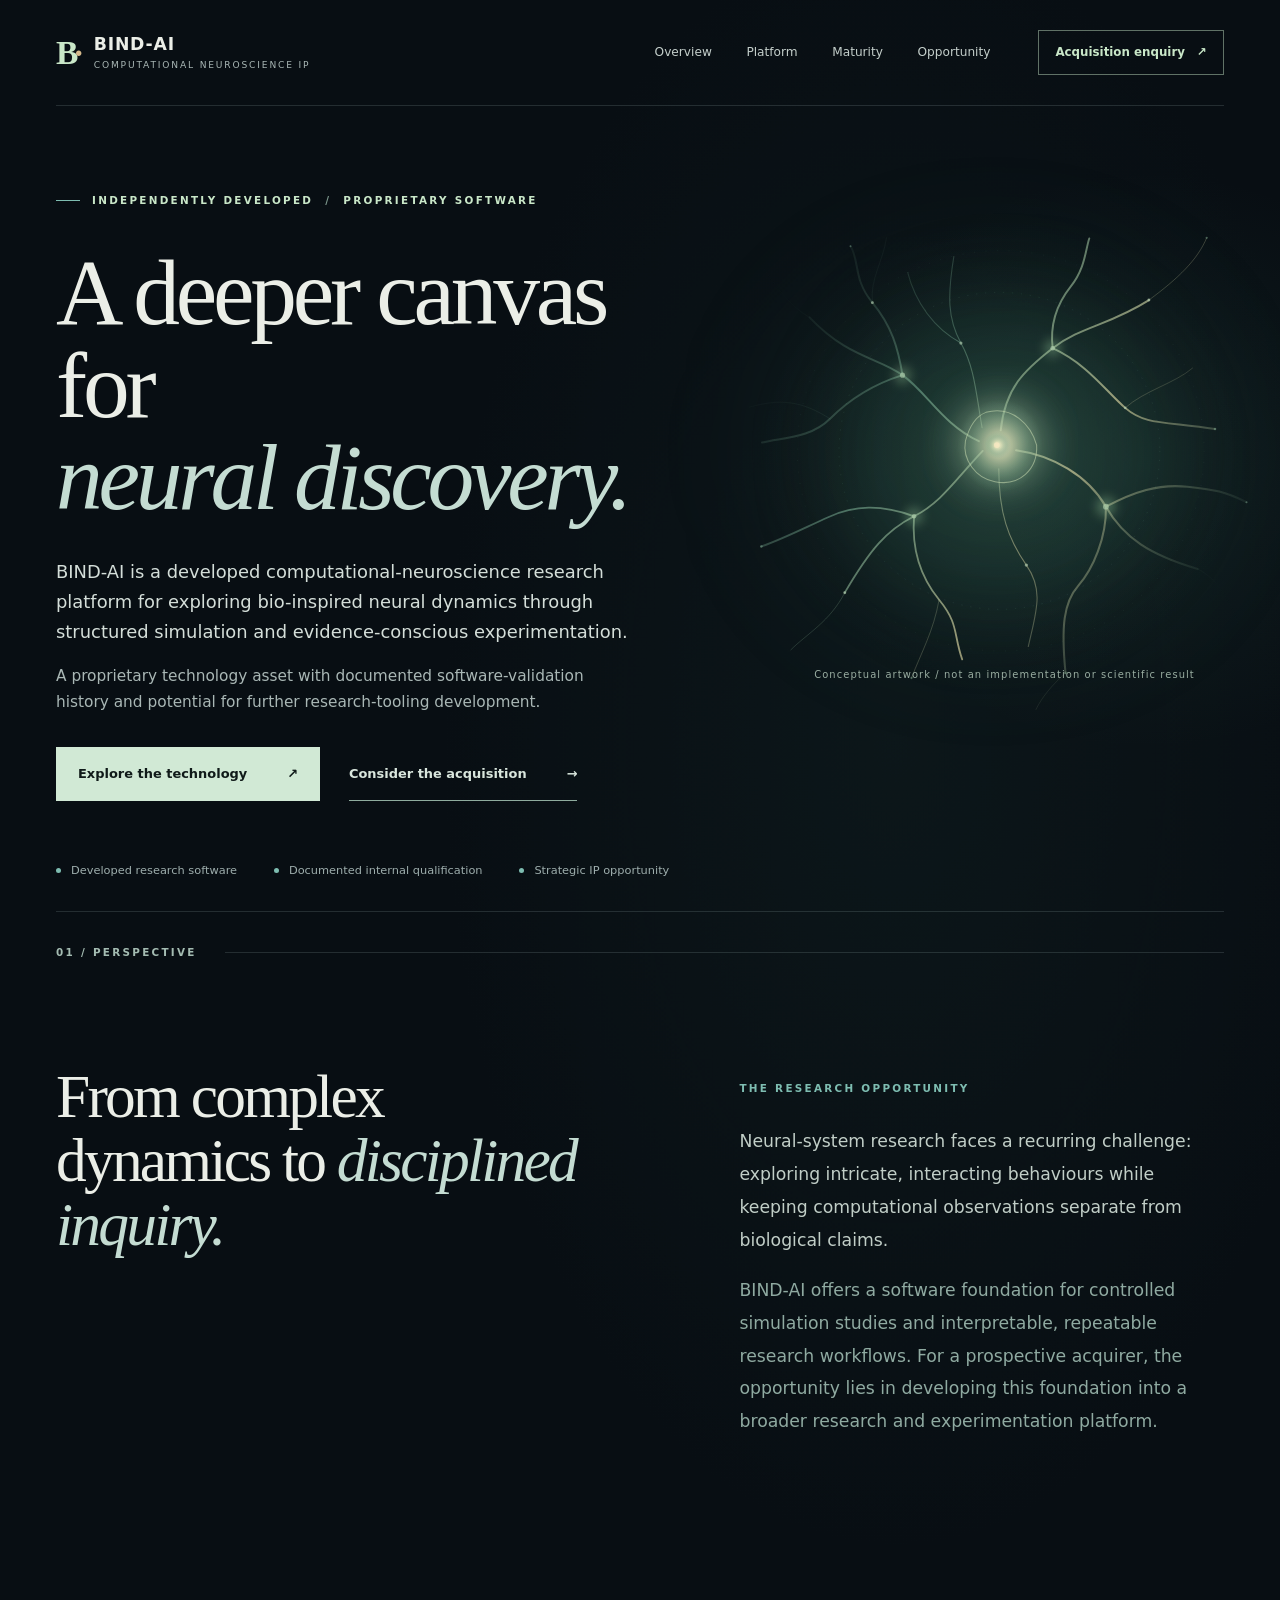
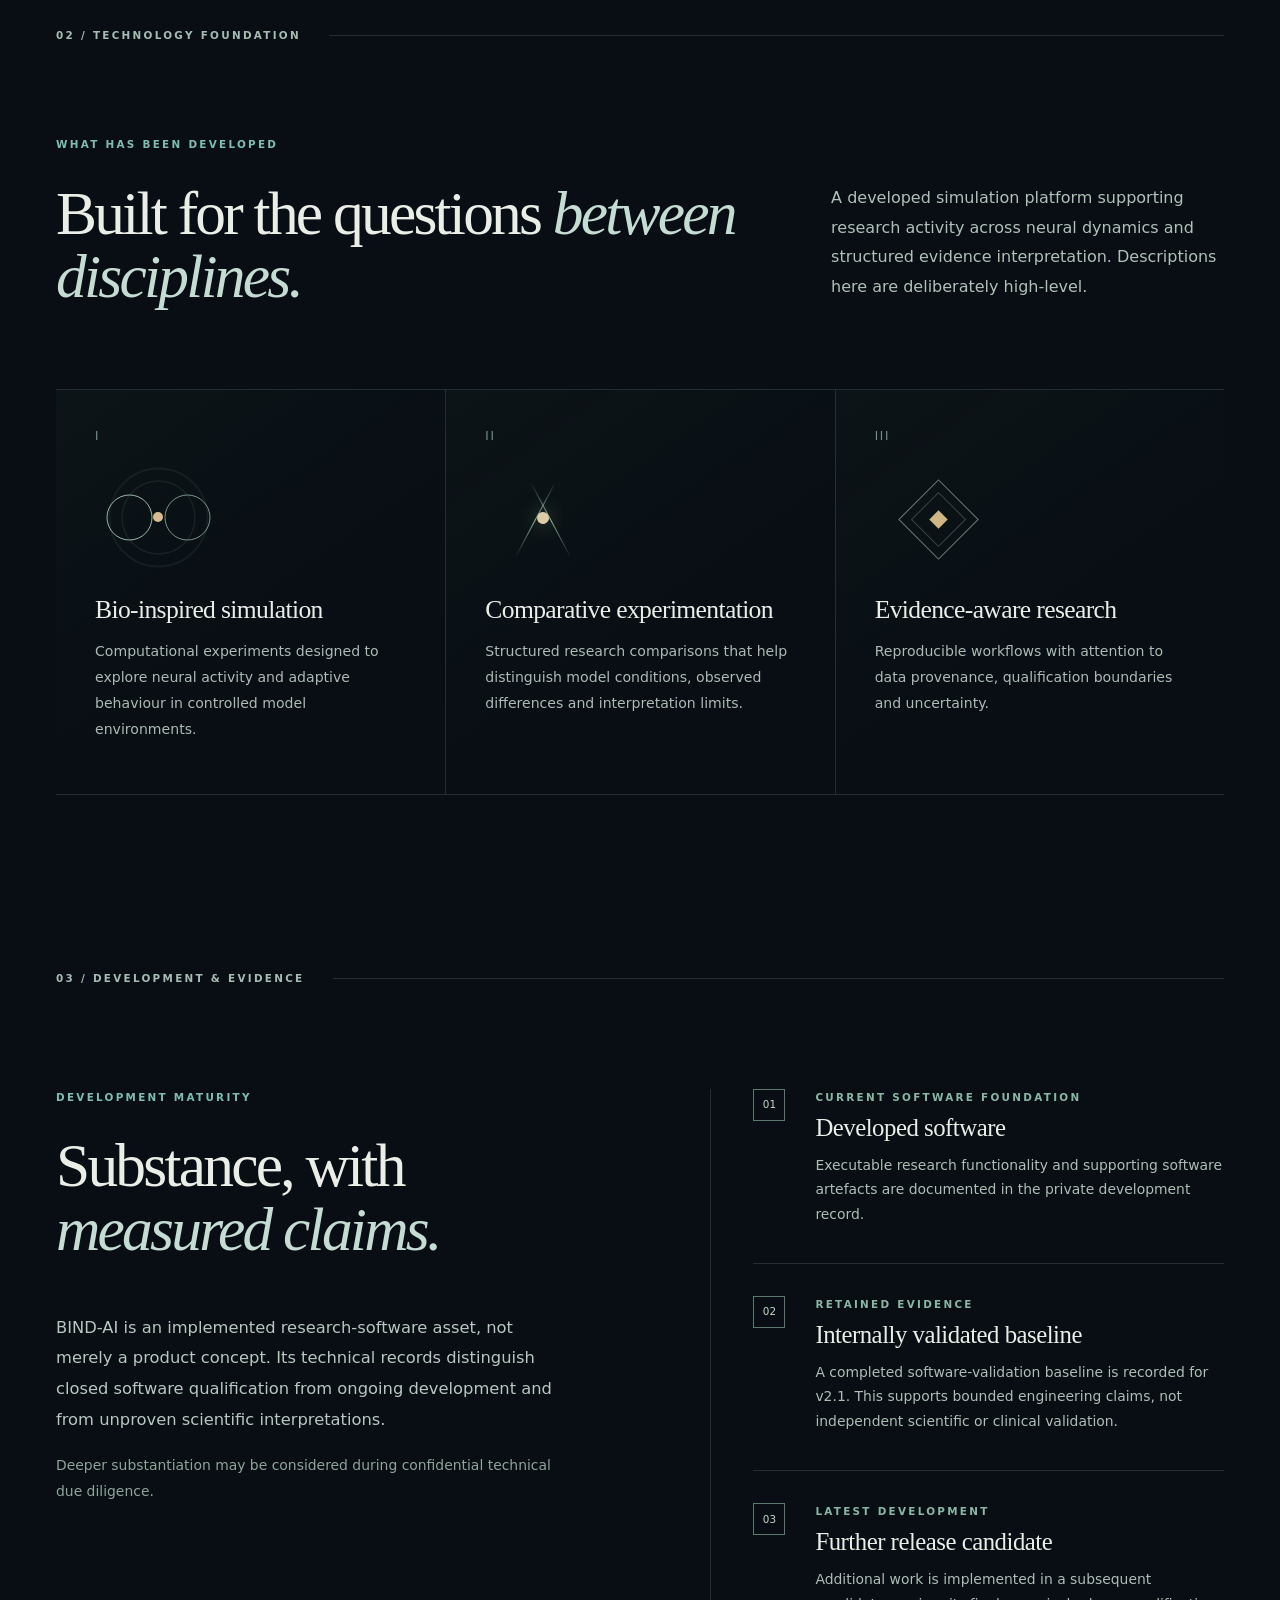
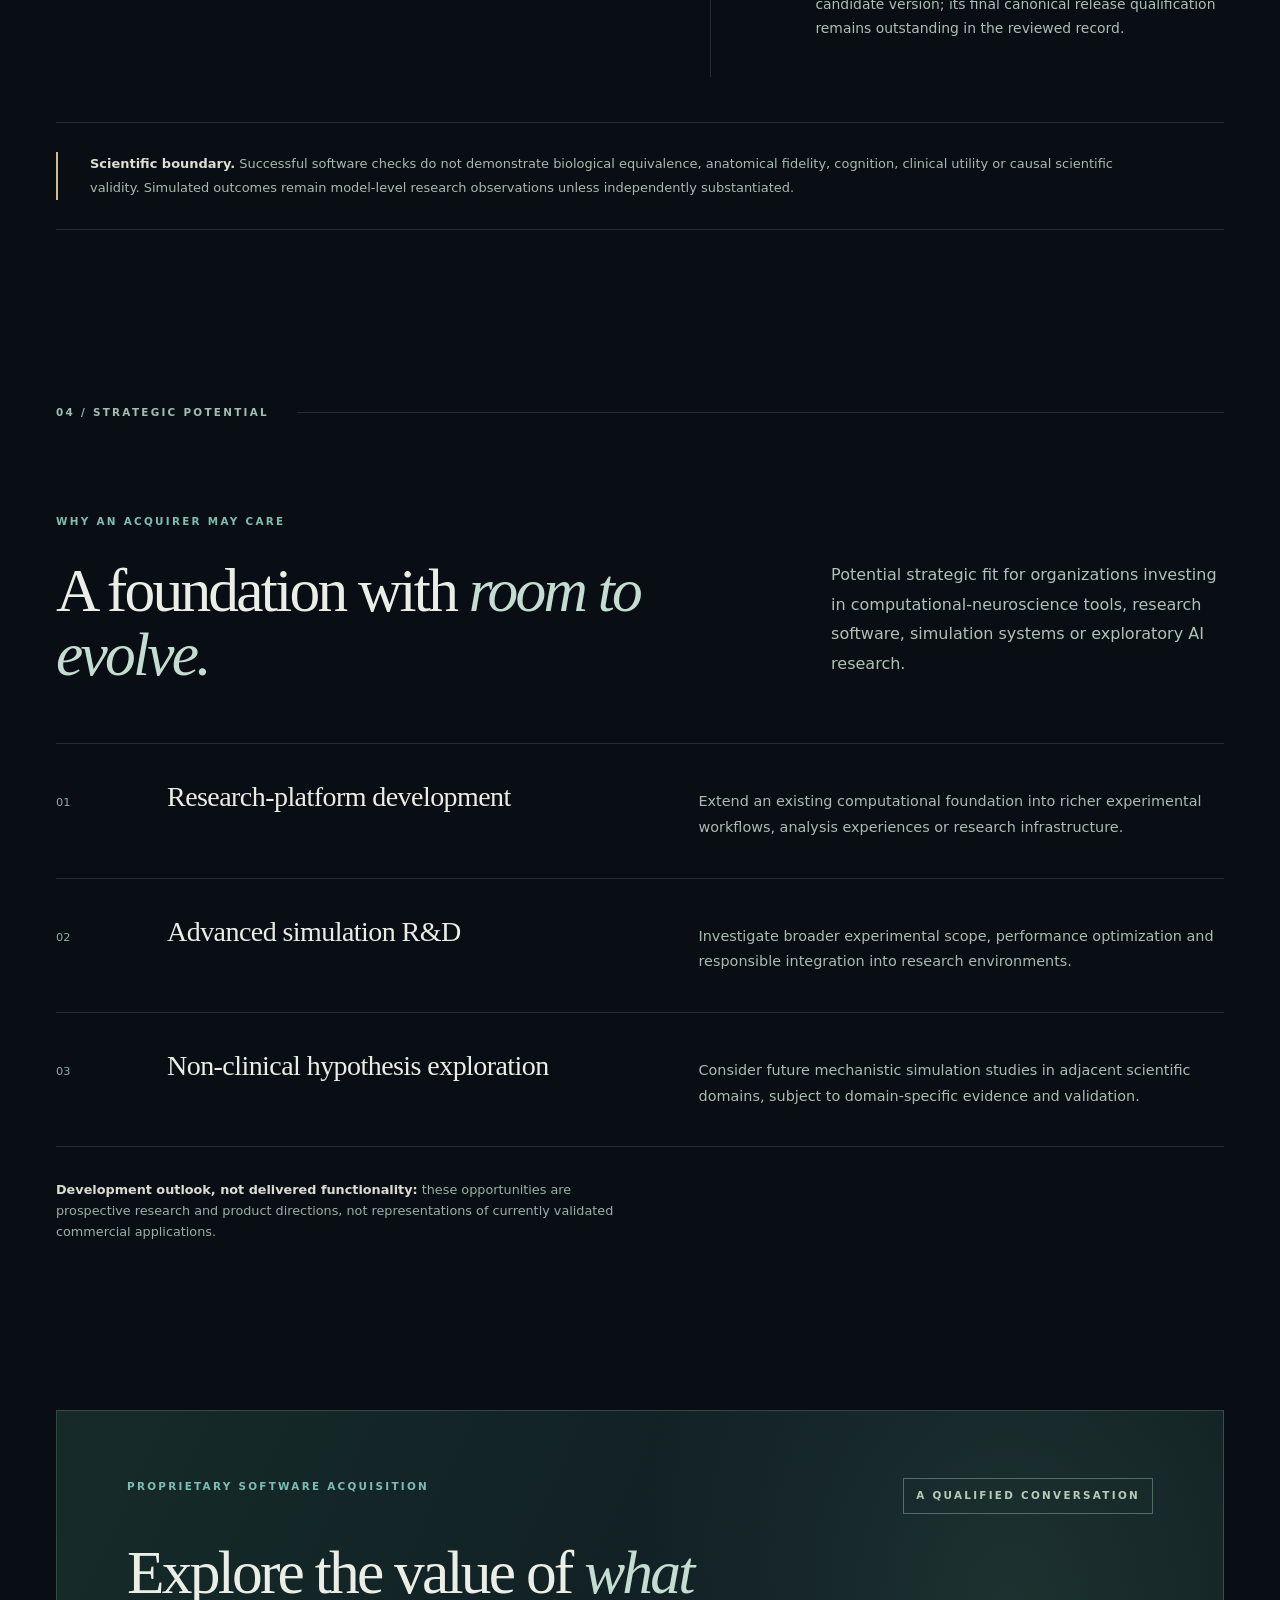
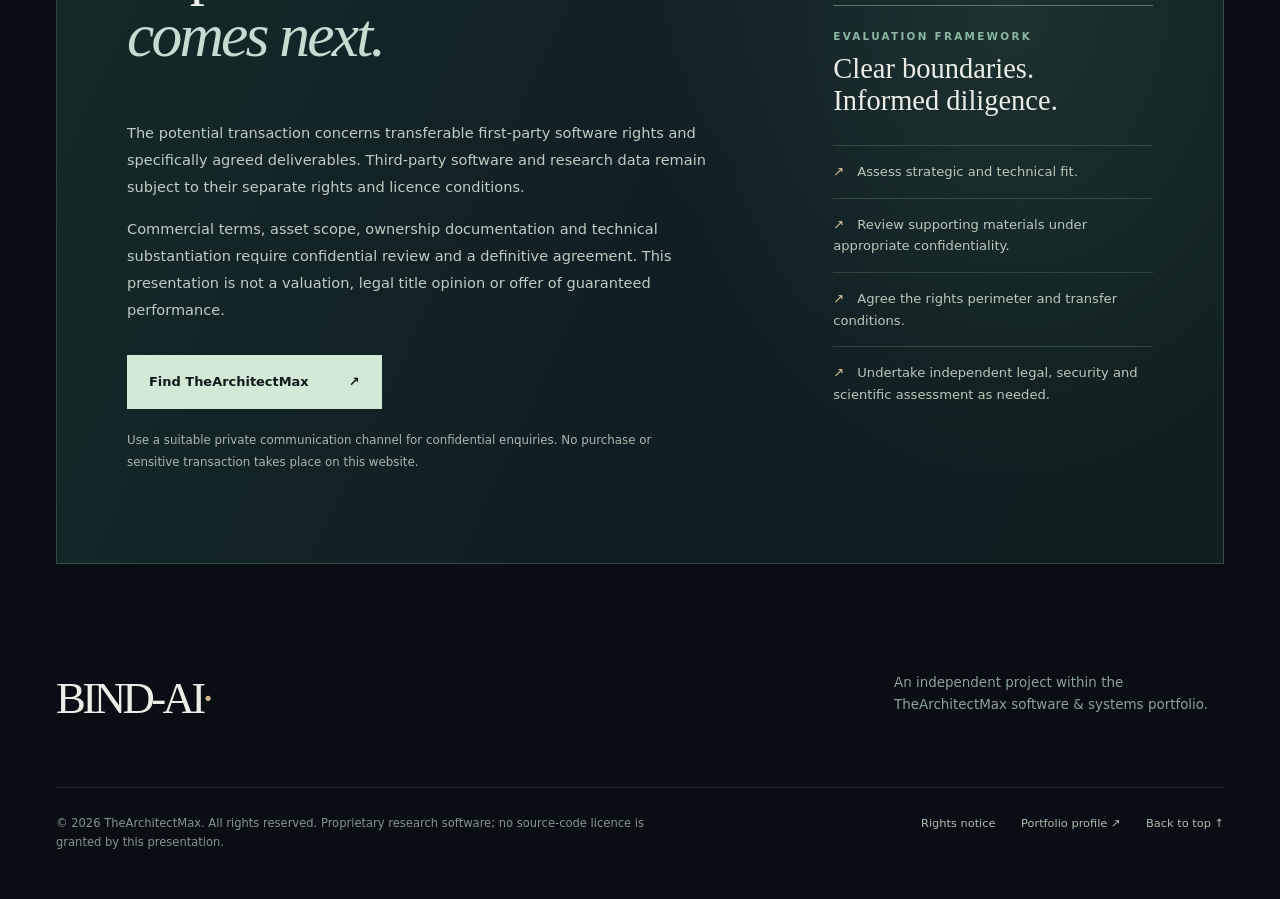
<file: index.html>
<!doctype html>
<html lang="en">
<head>
  <meta charset="utf-8">
  <meta name="viewport" content="width=device-width, initial-scale=1">
  <meta name="theme-color" content="#080e13">
  <meta name="color-scheme" content="dark">
  <meta name="description" content="Explore BIND-AI, an independently developed proprietary software asset for bio-inspired simulation and computational neuroscience research. Discover its potential applications, development maturity and acquisition opportunity.">
  <meta name="robots" content="index, follow, max-image-preview:large">
  <link rel="canonical" href="https://thearchitect-max.github.io/BIND-AI-Computational-Neuroscience-IP-WEBSITE/">
  <link rel="icon" type="image/svg+xml" href="./assets/favicon.svg">
  <link rel="stylesheet" href="./styles.css">
  <meta property="og:type" content="website">
  <meta property="og:site_name" content="BIND-AI — Computational Neuroscience IP">
  <meta property="og:title" content="BIND-AI — Computational Neuroscience IP">
  <meta property="og:description" content="Developed computational-neuroscience research software. Discover the demonstrated foundation, future research possibilities and proprietary acquisition opportunity.">
  <meta property="og:url" content="https://thearchitect-max.github.io/BIND-AI-Computational-Neuroscience-IP-WEBSITE/">
  <meta property="og:image" content="https://thearchitect-max.github.io/BIND-AI-Computational-Neuroscience-IP-WEBSITE/assets/social-card.svg">
  <meta property="og:image:alt" content="BIND-AI name over original abstract neural-inspired artwork">
  <meta name="twitter:card" content="summary_large_image">
  <meta name="twitter:title" content="BIND-AI — Computational Neuroscience IP">
  <meta name="twitter:description" content="A developed research-software asset with a documented validation history and a carefully bounded acquisition opportunity.">
  <meta name="twitter:image" content="https://thearchitect-max.github.io/BIND-AI-Computational-Neuroscience-IP-WEBSITE/assets/social-card.svg">
  <title>BIND-AI — Computational Neuroscience IP</title>
</head>
<body>
  <a class="skip-link" href="#main">Skip to content</a>
  <div class="site-shell">
    <header class="site-header">
      <div class="brand" aria-label="BIND-AI — Computational Neuroscience IP">
        <span class="brand-mark" aria-hidden="true">B<span>·</span></span>
        <span class="brand-copy"><strong>BIND-AI</strong><small>COMPUTATIONAL NEUROSCIENCE IP</small></span>
      </div>
      <nav aria-label="Main navigation" class="main-nav">
        <a href="#overview">Overview</a>
        <a href="#capabilities">Platform</a>
        <a href="#evidence">Maturity</a>
        <a href="#opportunity">Opportunity</a>
      </nav>
      <a class="header-cta" href="#acquisition">Acquisition enquiry <span aria-hidden="true">↗</span></a>
    </header>

    <main id="main">
      <section class="hero section" aria-labelledby="hero-title">
        <div class="hero-backlight" aria-hidden="true"></div>
        <div class="hero-copy">
          <p class="eyebrow"><span class="eyebrow-line"></span> INDEPENDENTLY DEVELOPED <span class="eyebrow-dot">/</span> PROPRIETARY SOFTWARE</p>
          <h1 id="hero-title">A deeper canvas for <em>neural discovery.</em></h1>
          <p class="hero-lead">BIND-AI is a developed computational-neuroscience research platform for exploring bio-inspired neural dynamics through structured simulation and evidence-conscious experimentation.</p>
          <p class="hero-context">A proprietary technology asset with documented software-validation history and potential for further research-tooling development.</p>
          <div class="hero-actions">
            <a class="button button-primary" href="#overview">Explore the technology <span aria-hidden="true">↗</span></a>
            <a class="button button-text" href="#acquisition">Consider the acquisition <span aria-hidden="true">→</span></a>
          </div>
        </div>
        <figure class="hero-art">
          <div class="art-aura" aria-hidden="true"></div>
          <img src="./assets/neural-atmosphere.svg" width="960" height="840" alt="" decoding="async" fetchpriority="high">
          <figcaption>Conceptual artwork / not an implementation or scientific result</figcaption>
        </figure>
        <div class="hero-footnote">
          <span><i aria-hidden="true"></i> Developed research software</span>
          <span><i aria-hidden="true"></i> Documented internal qualification</span>
          <span><i aria-hidden="true"></i> Strategic IP opportunity</span>
        </div>
      </section>

      <section id="overview" class="section editorial" aria-labelledby="overview-title">
        <div class="section-index"><span>01 / PERSPECTIVE</span><span class="rule"></span></div>
        <div class="editorial-grid">
          <h2 id="overview-title">From complex dynamics to <em>disciplined inquiry.</em></h2>
          <div class="editorial-body">
            <p class="overline">THE RESEARCH OPPORTUNITY</p>
            <p>Neural-system research faces a recurring challenge: exploring intricate, interacting behaviours while keeping computational observations separate from biological claims.</p>
            <p>BIND-AI offers a software foundation for controlled simulation studies and interpretable, repeatable research workflows. For a prospective acquirer, the opportunity lies in developing this foundation into a broader research and experimentation platform.</p>
          </div>
        </div>
      </section>

      <section id="capabilities" class="section capabilities" aria-labelledby="capabilities-title">
        <div class="section-index"><span>02 / TECHNOLOGY FOUNDATION</span><span class="rule"></span></div>
        <div class="section-heading">
          <div>
            <p class="overline">WHAT HAS BEEN DEVELOPED</p>
            <h2 id="capabilities-title">Built for the questions <em>between disciplines.</em></h2>
          </div>
          <p>A developed simulation platform supporting research activity across neural dynamics and structured evidence interpretation. Descriptions here are deliberately high-level.</p>
        </div>
        <div class="capability-grid">
          <article class="capability">
            <span class="capability-number">I</span>
            <div class="capability-symbol symbol-dynamics" aria-hidden="true"><span></span><span></span><span></span></div>
            <h3>Bio-inspired simulation</h3>
            <p>Computational experiments designed to explore neural activity and adaptive behaviour in controlled model environments.</p>
          </article>
          <article class="capability">
            <span class="capability-number">II</span>
            <div class="capability-symbol symbol-comparison" aria-hidden="true"><span></span><span></span><span></span></div>
            <h3>Comparative experimentation</h3>
            <p>Structured research comparisons that help distinguish model conditions, observed differences and interpretation limits.</p>
          </article>
          <article class="capability">
            <span class="capability-number">III</span>
            <div class="capability-symbol symbol-evidence" aria-hidden="true"><span></span><span></span><span></span></div>
            <h3>Evidence-aware research</h3>
            <p>Reproducible workflows with attention to data provenance, qualification boundaries and uncertainty.</p>
          </article>
        </div>
      </section>

      <section id="evidence" class="section evidence" aria-labelledby="evidence-title">
        <div class="section-index"><span>03 / DEVELOPMENT &amp; EVIDENCE</span><span class="rule"></span></div>
        <div class="evidence-grid">
          <div class="evidence-intro">
            <p class="overline">DEVELOPMENT MATURITY</p>
            <h2 id="evidence-title">Substance, with <em>measured claims.</em></h2>
            <p>BIND-AI is an implemented research-software asset, not merely a product concept. Its technical records distinguish closed software qualification from ongoing development and from unproven scientific interpretations.</p>
            <p class="quiet">Deeper substantiation may be considered during confidential technical due diligence.</p>
          </div>
          <div class="evidence-rail" aria-label="Development status">
            <div class="evidence-item">
              <span class="status-icon" aria-hidden="true">01</span>
              <div><p class="item-kicker">CURRENT SOFTWARE FOUNDATION</p><h3>Developed software</h3><p>Executable research functionality and supporting software artefacts are documented in the private development record.</p></div>
            </div>
            <div class="evidence-item">
              <span class="status-icon" aria-hidden="true">02</span>
              <div><p class="item-kicker">RETAINED EVIDENCE</p><h3>Internally validated baseline</h3><p>A completed software-validation baseline is recorded for v2.1. This supports bounded engineering claims, not independent scientific or clinical validation.</p></div>
            </div>
            <div class="evidence-item">
              <span class="status-icon" aria-hidden="true">03</span>
              <div><p class="item-kicker">LATEST DEVELOPMENT</p><h3>Further release candidate</h3><p>Additional work is implemented in a subsequent candidate version; its final canonical release qualification remains outstanding in the reviewed record.</p></div>
            </div>
          </div>
        </div>
        <aside class="claim-boundary" aria-label="Interpretation boundary">
          <span class="claim-line" aria-hidden="true"></span>
          <p><strong>Scientific boundary.</strong> Successful software checks do not demonstrate biological equivalence, anatomical fidelity, cognition, clinical utility or causal scientific validity. Simulated outcomes remain model-level research observations unless independently substantiated.</p>
        </aside>
      </section>

      <section id="opportunity" class="section opportunity" aria-labelledby="opportunity-title">
        <div class="section-index"><span>04 / STRATEGIC POTENTIAL</span><span class="rule"></span></div>
        <div class="section-heading opportunity-heading">
          <div>
            <p class="overline">WHY AN ACQUIRER MAY CARE</p>
            <h2 id="opportunity-title">A foundation with <em>room to evolve.</em></h2>
          </div>
          <p>Potential strategic fit for organizations investing in computational-neuroscience tools, research software, simulation systems or exploratory AI research.</p>
        </div>
        <div class="usecase-list">
          <article><span>01</span><h3>Research-platform development</h3><p>Extend an existing computational foundation into richer experimental workflows, analysis experiences or research infrastructure.</p></article>
          <article><span>02</span><h3>Advanced simulation R&amp;D</h3><p>Investigate broader experimental scope, performance optimization and responsible integration into research environments.</p></article>
          <article><span>03</span><h3>Non-clinical hypothesis exploration</h3><p>Consider future mechanistic simulation studies in adjacent scientific domains, subject to domain-specific evidence and validation.</p></article>
        </div>
        <p class="future-notice"><strong>Development outlook, not delivered functionality:</strong> these opportunities are prospective research and product directions, not representations of currently validated commercial applications.</p>
      </section>

      <section id="acquisition" class="section acquisition" aria-labelledby="acquisition-title">
        <div class="acquisition-glow" aria-hidden="true"></div>
        <div class="acquisition-top"><p class="overline">PROPRIETARY SOFTWARE ACQUISITION</p><span class="acquisition-tag">A QUALIFIED CONVERSATION</span></div>
        <div class="acquisition-grid">
          <div>
            <h2 id="acquisition-title">Explore the value of <em>what comes next.</em></h2>
            <p>The potential transaction concerns transferable first-party software rights and specifically agreed deliverables. Third-party software and research data remain subject to their separate rights and licence conditions.</p>
            <p>Commercial terms, asset scope, ownership documentation and technical substantiation require confidential review and a definitive agreement. This presentation is not a valuation, legal title opinion or offer of guaranteed performance.</p>
            <a class="button button-primary" href="https://github.com/TheArchitect-max" target="_blank" rel="noopener noreferrer" aria-label="Visit the public TheArchitectMax GitHub profile to identify an appropriate contact channel, opens a new tab">Find TheArchitectMax <span aria-hidden="true">↗</span></a>
            <p class="cta-note">Use a suitable private communication channel for confidential enquiries. No purchase or sensitive transaction takes place on this website.</p>
          </div>
          <aside class="acquisition-aside">
            <p class="item-kicker">EVALUATION FRAMEWORK</p>
            <h3>Clear boundaries. Informed diligence.</h3>
            <ul>
              <li>Assess strategic and technical fit.</li>
              <li>Review supporting materials under appropriate confidentiality.</li>
              <li>Agree the rights perimeter and transfer conditions.</li>
              <li>Undertake independent legal, security and scientific assessment as needed.</li>
            </ul>
          </aside>
        </div>
      </section>
    </main>

    <footer class="site-footer">
      <div class="footer-top"><div class="footer-name">BIND-AI<span>·</span></div><p>An independent project within the TheArchitectMax software &amp; systems portfolio.</p></div>
      <div class="footer-bottom"><p>© 2026 TheArchitectMax. All rights reserved. Proprietary research software; no source-code licence is granted by this presentation.</p><div><a href="./rights.html">Rights notice</a><a href="https://github.com/TheArchitect-max" target="_blank" rel="noopener noreferrer">Portfolio profile <span aria-hidden="true">↗</span></a><a href="#main">Back to top ↑</a></div></div>
    </footer>
  </div>
</body>
</html>
</file>
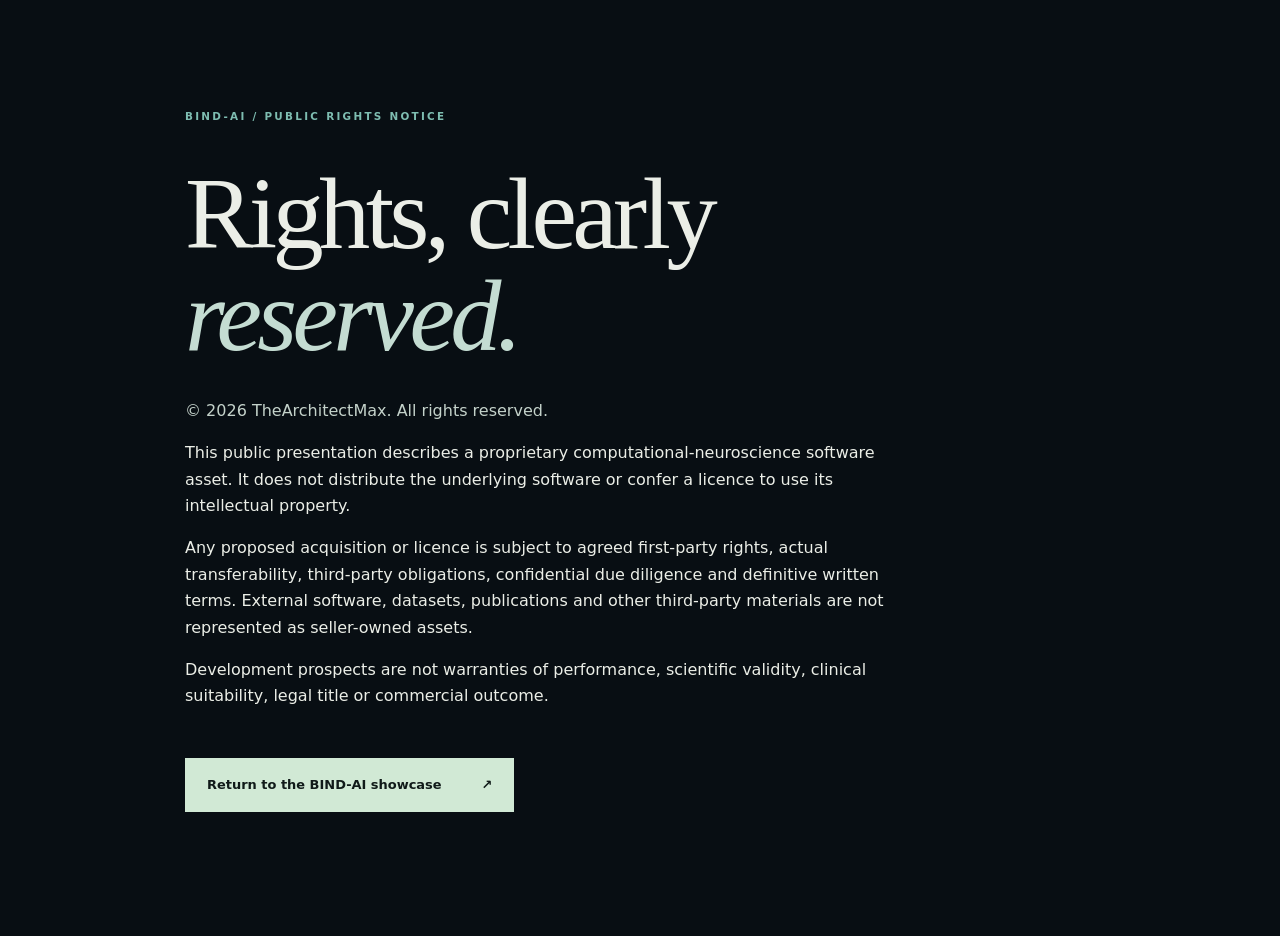
<file: rights.html>
<!doctype html>
<html lang="en"><head>
<meta charset="utf-8"><meta name="viewport" content="width=device-width, initial-scale=1"><meta name="theme-color" content="#080e13">
<meta name="robots" content="index, follow"><meta name="description" content="Public rights and transaction-boundary notice for BIND-AI — Computational Neuroscience IP.">
<title>Rights notice — BIND-AI</title>
<link rel="canonical" href="https://thearchitect-max.github.io/BIND-AI-Computational-Neuroscience-IP-WEBSITE/rights.html">
<link rel="icon" href="./assets/favicon.svg" type="image/svg+xml"><link rel="stylesheet" href="./styles.css">
</head><body>
<a class="skip-link" href="#main">Skip to content</a>
<main id="main" class="section" style="max-width:910px;min-height:78vh;padding-top:12vh;padding-bottom:12vh">
<p class="overline">BIND-AI / PUBLIC RIGHTS NOTICE</p>
<h1 style="font-size:clamp(3.4rem,8vw,6.5rem)">Rights, clearly <em>reserved.</em></h1>
<p style="color:#c4d2ca">© 2026 TheArchitectMax. All rights reserved.</p>
<p>This public presentation describes a proprietary computational-neuroscience software asset. It does not distribute the underlying software or confer a licence to use its intellectual property.</p>
<p>Any proposed acquisition or licence is subject to agreed first-party rights, actual transferability, third-party obligations, confidential due diligence and definitive written terms. External software, datasets, publications and other third-party materials are not represented as seller-owned assets.</p>
<p>Development prospects are not warranties of performance, scientific validity, clinical suitability, legal title or commercial outcome.</p>
<p style="margin-top:3rem"><a class="button button-primary" href="./">Return to the BIND-AI showcase <span aria-hidden="true">↗</span></a></p>
</main></body></html>
</file>
<file: styles.css>
/* BIND-AI buyer-facing showcase: presentation styles only. */
:root{color-scheme:dark;--ink:#080e13;--panel:#101a21;--line:rgba(177,202,202,.16);--text:#ebeee7;--muted:#a9b7b5;--subtle:#82938f;--accent:#c9e7c8;--aqua:#7ebdb1;--gold:#d5b88b;--serif:Georgia,'Times New Roman',serif;--sans:Inter,ui-sans-serif,system-ui,-apple-system,BlinkMacSystemFont,'Segoe UI',sans-serif}
*,*::before,*::after{box-sizing:border-box}html{scroll-behavior:smooth;scroll-padding-top:5rem}body{margin:0;background:var(--ink);color:var(--text);font:400 16px/1.65 var(--sans);-webkit-font-smoothing:antialiased}a{color:inherit;text-decoration:none}a:hover{text-decoration:none}a:focus-visible{outline:2px solid #e5ffc9;outline-offset:5px;border-radius:2px}img{max-width:100%;height:auto}h1,h2,h3,p,figure{margin-top:0}h1,h2,h3{line-height:1.12}h1,h2{font-family:var(--serif);font-weight:400;letter-spacing:-.045em}h1 em,h2 em{font-weight:400;color:#c4dcd2}h2{font-size:clamp(2.6rem,4.8vw,5.4rem);line-height:1.04}p{max-width:70ch}::selection{background:#659f92;color:#06100e}.skip-link{position:absolute;left:1rem;top:-7rem;padding:.8rem 1.1rem;background:#e5ffc9;color:#07100e;z-index:30;font-weight:700}.skip-link:focus{top:1rem}
.site-shell{overflow:hidden;background:radial-gradient(ellipse 45% 18% at 70% 13%,rgba(53,109,94,.09),transparent 80%),var(--ink)}.site-header,.section,.site-footer{width:min(100% - 112px,1460px);margin-inline:auto}.site-header{min-height:106px;display:flex;align-items:center;gap:3rem;border-bottom:1px solid var(--line);position:relative;z-index:4}.brand{display:flex;align-items:center;gap:15px;flex-shrink:0}.brand-mark{font-size:2.1rem;font-weight:700;letter-spacing:-.12em;line-height:1;font-family:var(--serif);color:var(--accent)}.brand-mark span,.footer-name span{color:var(--gold)}.brand-copy{display:flex;flex-direction:column;line-height:1.16}.brand-copy strong{font-weight:700;font-size:1.08rem;letter-spacing:.045em}.brand-copy small{font-size:.57rem;color:var(--muted);letter-spacing:.2em;margin-top:6px}.main-nav{margin-left:auto;display:flex;align-items:center;gap:clamp(1.05rem,2.7vw,3rem)}.main-nav a{font-size:.76rem;color:#c4cfcb;transition:color .2s}.main-nav a:hover,.footer-bottom a:hover{color:#fff}.header-cta{white-space:nowrap;font-size:.74rem;font-weight:650;border:1px solid rgba(201,231,200,.46);padding:12px 16px;color:var(--accent);transition:background .2s}.header-cta:hover{background:rgba(201,231,200,.1)}.header-cta span{margin-left:.5rem}
.section{position:relative}.hero{min-height:742px;display:grid;grid-template-columns:minmax(0,1fr) minmax(0,.99fr);align-items:center;padding-top:62px;padding-bottom:110px;border-bottom:1px solid var(--line)}.hero-backlight{position:absolute;inset:0 -10vw auto 12vw;height:100%;pointer-events:none;background:radial-gradient(ellipse 40% 50% at 82% 44%,rgba(72,143,120,.11),transparent 72%)}.hero-copy{position:relative;z-index:2;max-width:725px;padding-top:24px}.eyebrow,.overline,.section-index,.item-kicker,.acquisition-tag{font-size:.65rem;letter-spacing:.22em;font-weight:650}.eyebrow{color:var(--accent);display:flex;align-items:center;gap:12px;white-space:normal}.eyebrow-line{width:24px;height:1px;background:var(--aqua);flex:none}.eyebrow-dot{color:#7c978c}h1{font-size:clamp(4.2rem,7.3vw,8.8rem);line-height:.99;max-width:780px;margin:38px 0 32px}h1 em{display:block;white-space:normal}.hero-lead{font-size:clamp(1.05rem,1.4vw,1.27rem);line-height:1.67;max-width:580px;color:#d4ded9}.hero-context{color:var(--muted);font-size:.96rem;max-width:550px;margin-bottom:28px}.hero-actions{display:flex;align-items:center;flex-wrap:wrap;gap:1.8rem;margin-top:32px}.button{display:inline-flex;align-items:center;justify-content:space-between;gap:2.5rem;min-height:54px;padding:13px 22px;font-weight:650;font-size:.81rem;transition:transform .2s,background .2s,color .2s}.button:hover{transform:translateY(-2px)}.button-primary{background:#d1e9d5;color:#101a19}.button-primary:hover{background:#f0ffee}.button-text{padding-inline:0;color:#d9e6dd;border-bottom:1px solid #8fac9e}.button-text:hover{color:#fff}.hero-art{position:relative;justify-self:end;width:min(106%,740px);margin-right:-6vw;margin-top:-50px;isolation:isolate}.hero-art img{display:block;width:100%;filter:drop-shadow(0 0 34px rgba(99,153,132,.12))}.art-aura{position:absolute;inset:18% 17%;border-radius:50%;z-index:-1;filter:blur(65px);background:rgba(96,157,125,.13)}.hero-art figcaption{position:absolute;bottom:7%;left:21%;font-size:.62rem;letter-spacing:.11em;color:#9aaea2}.hero-footnote{position:absolute;bottom:31px;left:0;display:flex;gap:2.3rem;flex-wrap:wrap;font-size:.71rem;color:#9eaead}.hero-footnote span{display:inline-flex;align-items:center;gap:10px}.hero-footnote i{width:5px;height:5px;border-radius:50%;background:var(--aqua);display:inline-block}
.section-index{display:flex;align-items:center;gap:28px;padding:32px 0;color:#a4bcb2}.section-index .rule{flex:1;height:1px;background:var(--line)}.editorial{padding-bottom:140px}.editorial-grid{display:grid;grid-template-columns:1.12fr 1fr;gap:clamp(3rem,11vw,11rem);padding-top:72px}.editorial h2{max-width:685px}.editorial-body{padding-top:15px}.overline{color:var(--aqua);margin-bottom:28px}.editorial-body p:not(.overline){font-size:1.08rem;line-height:1.9;color:#c1cec7}.editorial-body p:last-child{color:#8faaa1}
.capabilities{padding-bottom:143px}.section-heading{display:grid;grid-template-columns:1.15fr .65fr;gap:5rem;align-items:end;padding-top:60px;padding-bottom:80px}.section-heading h2{max-width:720px;margin-bottom:0}.section-heading>p{color:#b0c1b8;font-size:1rem;line-height:1.85;margin-bottom:8px}.capability-grid{display:grid;grid-template-columns:repeat(3,minmax(0,1fr));border-top:1px solid var(--line);border-bottom:1px solid var(--line)}.capability{position:relative;min-height:366px;padding:32px 39px 37px;background:linear-gradient(145deg,rgba(84,134,109,.052),transparent 65%)}.capability+.capability{border-left:1px solid var(--line)}.capability-number{color:#749489;font-size:.73rem;letter-spacing:.15em}.capability h3{font:400 clamp(1.53rem,2vw,2rem)/1.2 var(--serif);letter-spacing:-.025em;margin:20px 0 14px}.capability p{color:#adbbb5;font-size:.88rem;line-height:1.83;max-width:310px}.capability-symbol{height:98px;position:relative;margin-top:28px}.symbol-dynamics:before,.symbol-dynamics:after,.symbol-dynamics span{content:"";position:absolute;border:1px solid rgba(162,207,181,.51);border-radius:50%;width:51px;height:51px;left:38px;top:15px}.symbol-dynamics:before{transform:translateX(-29px) scale(.9);border-color:#a7c8b4}.symbol-dynamics:after{transform:translateX(29px) scale(.9);border-color:#829f92}.symbol-dynamics span:nth-child(1){width:10px;height:10px;background:#d9bc8f;border:0;left:58px;top:35px}.symbol-dynamics span:nth-child(2){transform:scale(1.46);opacity:.18}.symbol-dynamics span:nth-child(3){transform:scale(1.96);opacity:.14}.symbol-comparison span{position:absolute;width:1px;height:85px;background:linear-gradient(transparent,#91b5a1,transparent);left:50px;top:0;transform:rotate(28deg)}.symbol-comparison span:nth-child(2){transform:rotate(-28deg);left:65px}.symbol-comparison span:nth-child(3){width:12px;height:12px;border-radius:50%;background:#ddcba7;left:52px;top:35px;box-shadow:0 0 20px rgba(189,205,158,.47)}.symbol-evidence span{position:absolute;width:57px;height:57px;border:1px solid rgba(170,197,176,.6);transform:rotate(45deg);left:35px;top:14px}.symbol-evidence span:nth-child(2){width:39px;height:39px;left:44px;top:23px;opacity:.5}.symbol-evidence span:nth-child(3){width:13px;height:13px;left:57px;top:36px;background:#cfb685;border:0}
.evidence{padding-bottom:142px}.evidence-grid{display:grid;grid-template-columns:1fr 1fr;gap:clamp(3rem,11vw,11rem);padding-top:70px}.evidence-intro h2{max-width:620px}.evidence-intro>p:not(.overline){color:#b7c8c0;font-size:1.02rem;line-height:1.88}.evidence-intro p.quiet{color:#8fa59a;font-size:.87rem}.evidence-rail{border-left:1px solid var(--line);padding-left:42px}.evidence-item{display:grid;grid-template-columns:44px 1fr;gap:18px;padding:0 0 37px}.evidence-item+.evidence-item{padding-top:32px;border-top:1px solid var(--line)}.status-icon{width:32px;height:32px;border:1px solid #58796b;display:flex;align-items:center;justify-content:center;color:#c2dac6;font-size:.65rem}.item-kicker{color:#8ab7a3;margin-bottom:8px}.evidence-item h3{font:400 1.55rem var(--serif);letter-spacing:-.02em;margin:0 0 11px}.evidence-item p:not(.item-kicker){font-size:.87rem;color:#aebfb6;line-height:1.75;margin:0}.claim-boundary{border-top:1px solid var(--line);border-bottom:1px solid var(--line);padding:29px 0;display:flex;gap:32px;margin-top:45px}.claim-line{width:2px;min-width:2px;background:var(--gold)}.claim-boundary p{font-size:.81rem;color:#a9b9b0;line-height:1.85;max-width:1050px;margin:0}.claim-boundary strong{color:#dfded1}
.opportunity{padding-bottom:155px}.opportunity-heading{padding-bottom:57px}.usecase-list{border-top:1px solid var(--line)}.usecase-list article{display:grid;grid-template-columns:.12fr .92fr 1fr;gap:3rem;align-items:baseline;padding:37px 0;border-bottom:1px solid var(--line)}.usecase-list article>span{font-size:.71rem;color:#90afa0}.usecase-list h3{font:400 1.75rem var(--serif);letter-spacing:-.02em;margin:0}.usecase-list p{color:#acbbb2;font-size:.9rem;line-height:1.78;margin:0}.future-notice{margin-top:32px;color:#9cafa6;font-size:.8rem}.future-notice strong{color:#d9dccf}
.acquisition{padding:67px 70px 78px;margin-bottom:70px;background:linear-gradient(115deg,#162b29,#101e23 55%,#102020);border:1px solid rgba(154,208,177,.23);isolation:isolate;overflow:hidden}.acquisition-glow{position:absolute;z-index:-1;width:65%;height:130%;right:-14%;top:-40%;border-radius:50%;background:radial-gradient(ellipse,rgba(112,164,133,.14),transparent 70%);pointer-events:none}.acquisition-top{display:flex;justify-content:space-between;align-items:start;gap:2rem}.acquisition-tag{color:#b9cabb;border:1px solid #526e62;padding:8px 12px}.acquisition-grid{display:grid;grid-template-columns:1.35fr .7fr;gap:clamp(3rem,7vw,9rem);padding-top:17px}.acquisition h2{max-width:720px}.acquisition-grid>div>p{font-size:.91rem;color:#bfcdc4;line-height:1.86}.acquisition .button{margin-top:17px}.acquisition-grid p.cta-note{font-size:.74rem;color:#a8b8ae;margin-top:20px}.acquisition-aside{align-self:center;border-top:1px solid #5a786a;padding-top:22px}.acquisition-aside h3{font:400 1.78rem var(--serif);max-width:260px}.acquisition-aside ul{padding:0;margin:27px 0 0;list-style:none}.acquisition-aside li{color:#b8c9bb;font-size:.82rem;border-top:1px solid rgba(171,204,178,.2);padding:15px 0}.acquisition-aside li:before{content:"↗";color:#d3c399;margin-right:13px}
.site-footer{padding-bottom:36px}.footer-top{display:flex;justify-content:space-between;gap:2rem;padding:38px 0 57px}.footer-name{font:400 2.8rem var(--serif);letter-spacing:-.08em}.footer-top p{color:#8ea29a;max-width:330px;font-size:.84rem}.footer-bottom{display:flex;justify-content:space-between;gap:2rem;border-top:1px solid var(--line);padding-top:26px}.footer-bottom p{color:#83958d;font-size:.72rem;max-width:630px}.footer-bottom div{display:flex;gap:1.6rem;flex-wrap:wrap}.footer-bottom a{color:#adbdaf;font-size:.71rem}
@media(max-width:1180px){.site-header,.section,.site-footer{width:min(100% - 72px,1460px)}.site-header{gap:1.7rem}.main-nav{gap:1.25rem}.hero-art{margin-right:-9vw}.hero{min-height:700px}h1{font-size:clamp(4rem,7.5vw,6.8rem)}.section-heading{gap:3rem}.acquisition{padding:56px}}
@media(max-width:900px){.site-header,.section,.site-footer{width:min(100% - 48px,1460px)}.site-header{min-height:90px;flex-wrap:wrap;gap:14px;padding:16px 0}.main-nav{order:3;width:100%;justify-content:space-between;gap:12px;margin:0;border-top:1px solid var(--line);padding:14px 0 0}.header-cta{margin-left:auto}.hero{grid-template-columns:1fr;min-height:auto;padding:86px 0 80px}.hero-copy{max-width:780px}.hero h1{font-size:clamp(4.2rem,9vw,6.8rem)}.hero-art{width:85%;max-width:570px;justify-self:center;margin:-80px auto -30px}.hero-footnote{position:relative;bottom:auto;grid-column:1;gap:1.3rem;margin-top:24px}.editorial-grid,.evidence-grid,.section-heading,.acquisition-grid{grid-template-columns:1fr;gap:2rem}.editorial-grid,.section-heading,.evidence-grid{padding-top:44px}.editorial,.capabilities,.evidence,.opportunity{padding-bottom:100px}.section-heading{padding-bottom:45px}.capability{padding:27px 20px}.capability h3{font-size:1.5rem}.evidence-rail{padding-left:0;border:0}.usecase-list article{grid-template-columns:45px 1fr;gap:1rem}.usecase-list article p{grid-column:2}.acquisition-aside{max-width:550px}}
@media(max-width:560px){.site-header,.section,.site-footer{width:calc(100% - 38px)}.brand-copy small{font-size:.48rem;letter-spacing:.12em}.brand-mark{font-size:1.75rem}.header-cta{font-size:.65rem;padding:8px}.header-cta span{display:none}.main-nav{font-size:.73rem;overflow-x:auto}.main-nav a{font-size:.72rem}.hero{padding-top:71px;padding-bottom:57px}.eyebrow{font-size:.55rem;letter-spacing:.11em;gap:7px}.eyebrow-line{width:15px}h1{font-size:clamp(3.45rem,13vw,5.4rem);margin:26px 0 24px}h1 em{white-space:normal}.hero-lead{font-size:1.04rem}.hero-context{font-size:.91rem}.hero-actions{align-items:stretch;gap:1rem}.hero-actions .button-primary{width:100%}.hero-actions .button-text{justify-content:flex-start}.hero-art{width:115%;margin:-20px -7% -10px}.hero-art figcaption{font-size:.49rem;bottom:11%}.hero-footnote{flex-direction:column;gap:.6rem}.section-index{padding-top:27px;font-size:.57rem;gap:12px}.editorial-grid,.section-heading,.evidence-grid{padding-top:32px}h2{font-size:clamp(2.65rem,11vw,4.1rem)}.editorial,.capabilities,.evidence,.opportunity{padding-bottom:83px}.editorial-body p:not(.overline){font-size:.98rem}.capability-grid{grid-template-columns:1fr}.capability{min-height:300px;padding:20px 28px}.capability+.capability{border-top:1px solid var(--line);border-left:0}.capability-symbol{margin-top:15px;height:80px}.evidence-item{gap:12px}.claim-boundary{gap:15px}.usecase-list article{grid-template-columns:35px 1fr;gap:.75rem;padding:27px 0}.usecase-list h3{font-size:1.47rem}.usecase-list p{font-size:.83rem}.acquisition{padding:34px 24px 43px;margin-bottom:28px}.acquisition-top{display:block}.acquisition-tag{display:inline-block;font-size:.53rem;margin-top:4px}.acquisition-grid{gap:2rem}.acquisition h2{font-size:clamp(2.7rem,11vw,4rem)}.footer-top,.footer-bottom{flex-direction:column}.footer-top{padding:25px 0}.footer-bottom div{gap:1.2rem}}
@media(prefers-reduced-motion:reduce){html{scroll-behavior:auto}*,*::before,*::after{transition:none!important;animation:none!important}}
</file>
